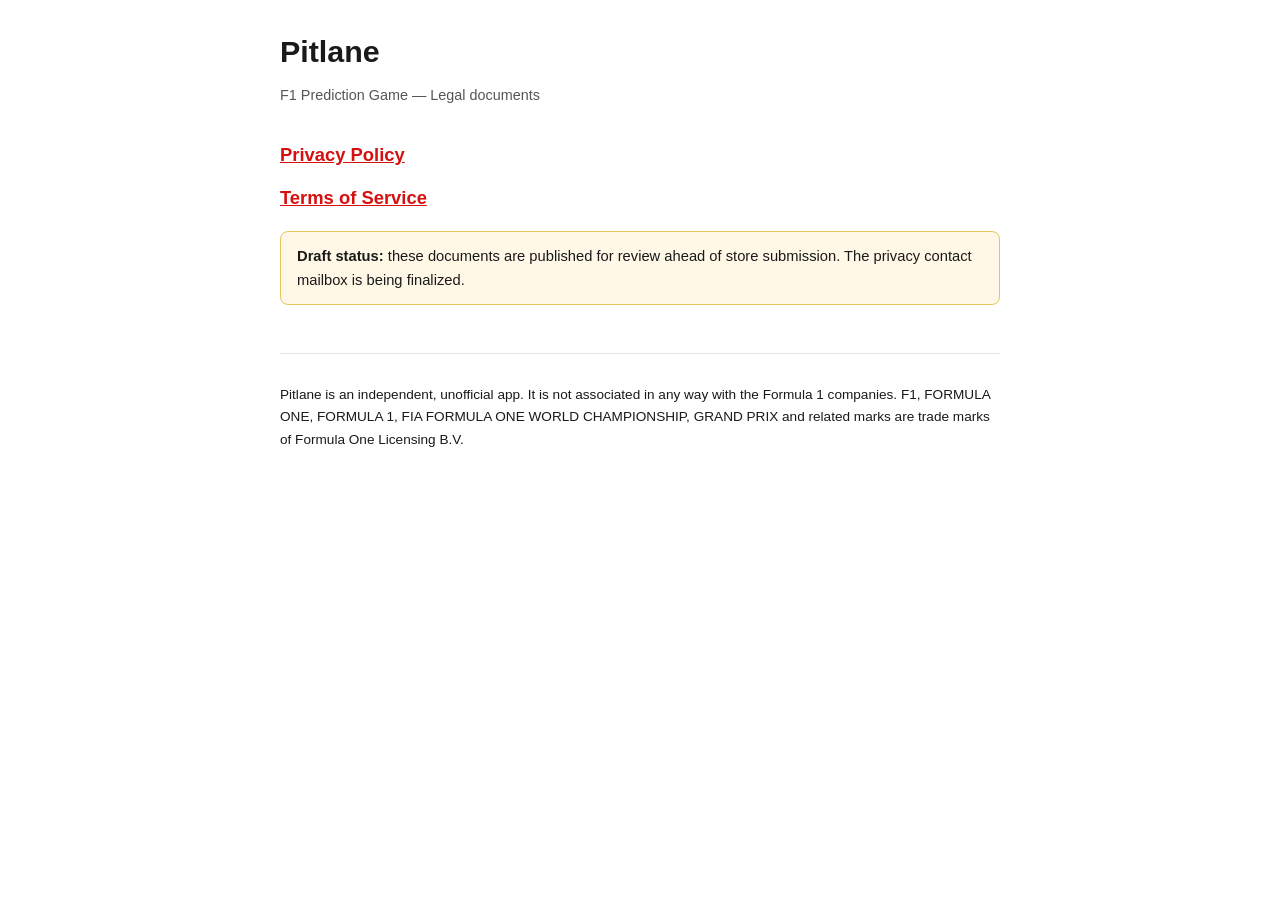
<file: index.html>
<!DOCTYPE html>
<html lang="en">
<head>
<meta charset="utf-8">
<meta name="viewport" content="width=device-width, initial-scale=1">
<meta name="color-scheme" content="light dark">
<title>Pitlane — Legal</title>
<link rel="stylesheet" href="style.css">
</head>
<body>
<h1>Pitlane</h1>
<p class="meta">F1 Prediction Game — Legal documents</p>

<ul class="home-links">
  <li><a href="privacy.html">Privacy Policy</a></li>
  <li><a href="terms.html">Terms of Service</a></li>
</ul>

<p class="note"><strong>Draft status:</strong> these documents are published for review ahead of store
submission. The privacy contact mailbox is being finalized.</p>

<div class="footer">
  <p>Pitlane is an independent, unofficial app. It is not associated in any way with the Formula 1
  companies. F1, FORMULA ONE, FORMULA 1, FIA FORMULA ONE WORLD CHAMPIONSHIP, GRAND PRIX and related marks
  are trade marks of Formula One Licensing B.V.</p>
</div>
</body>
</html>
</file>
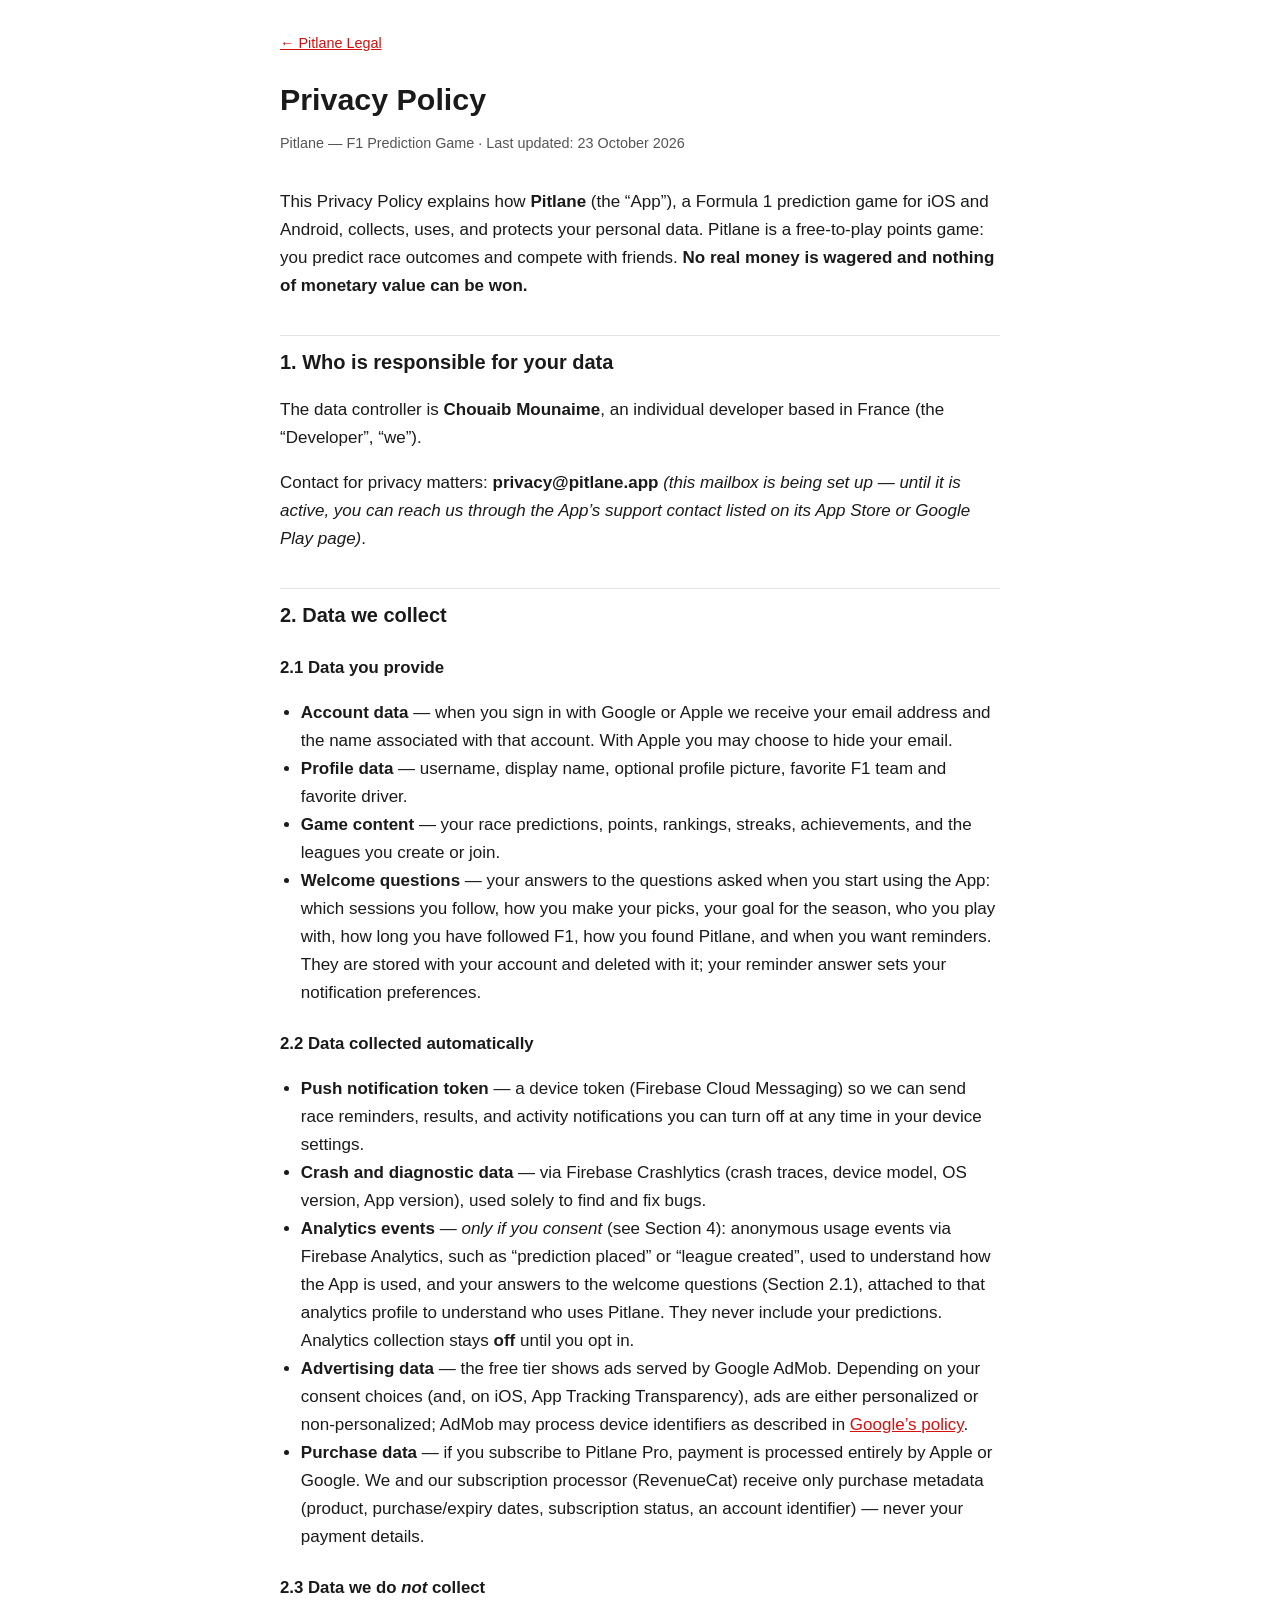
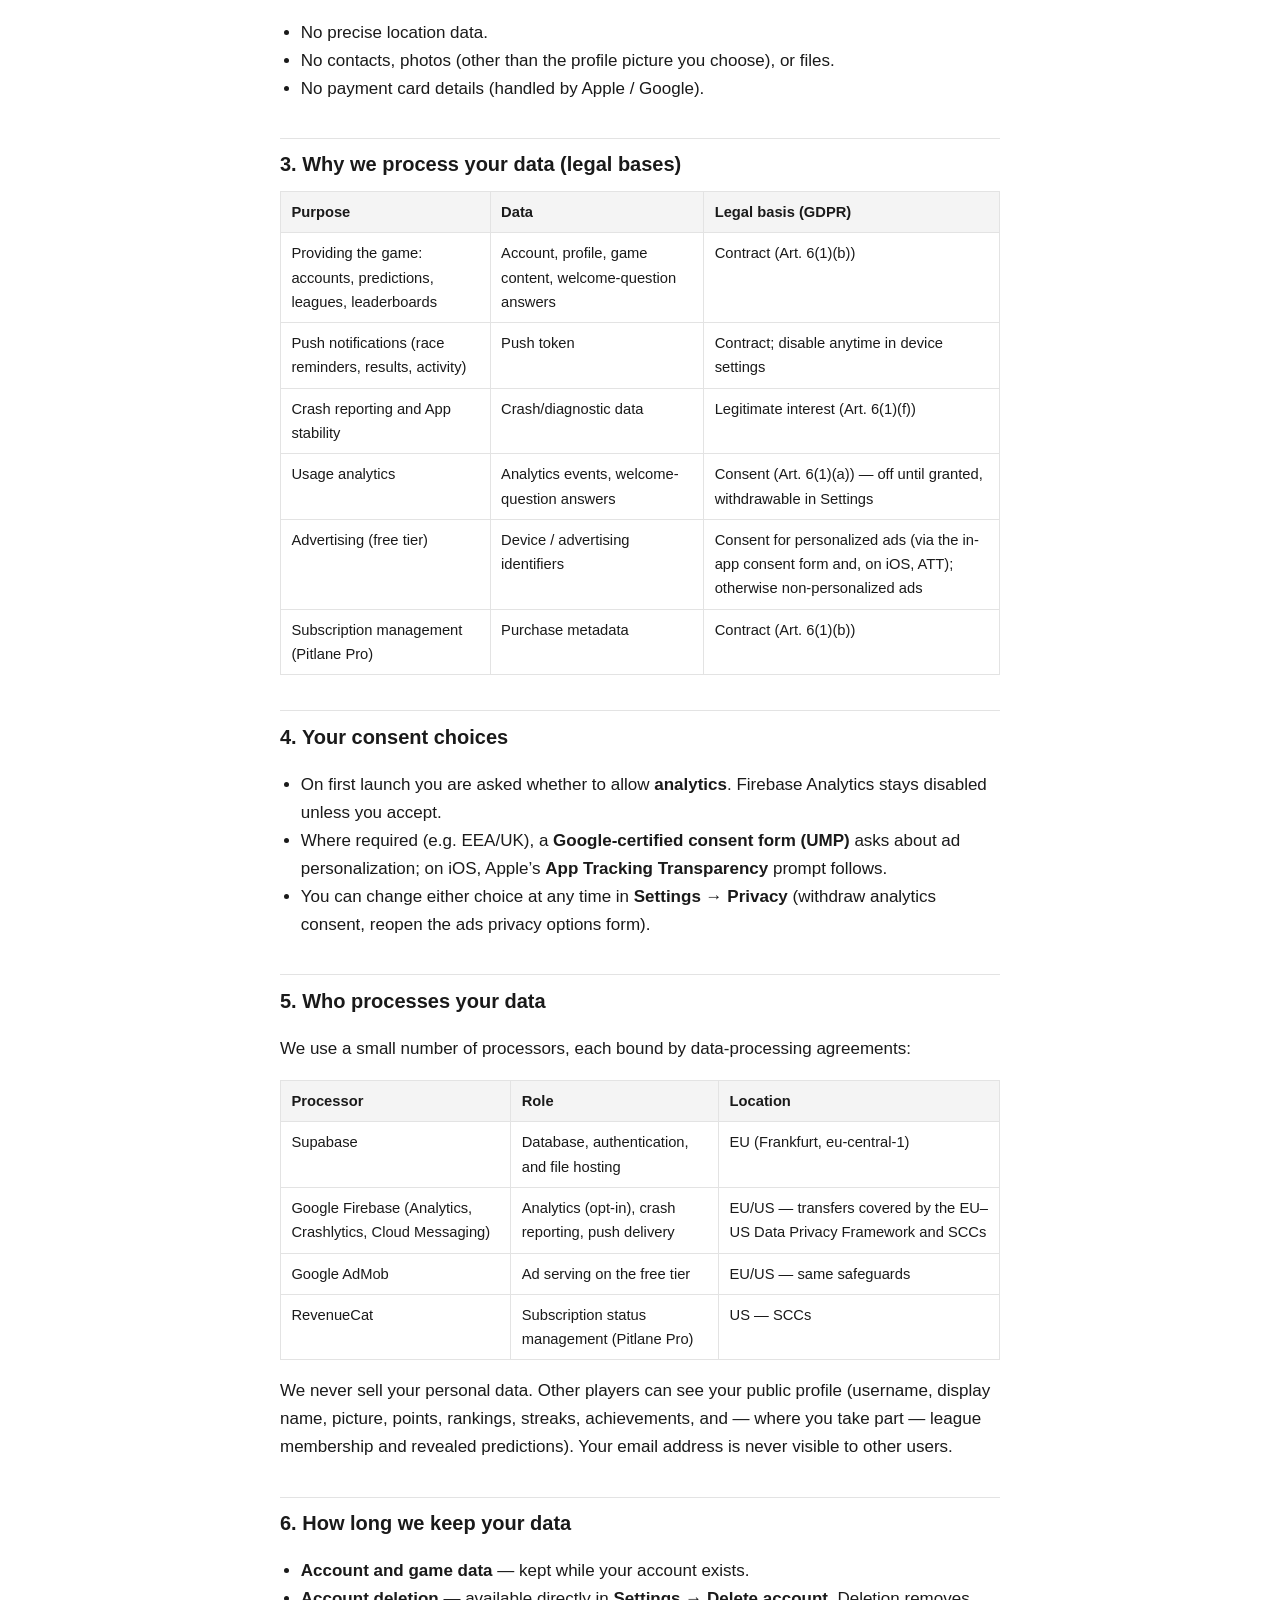
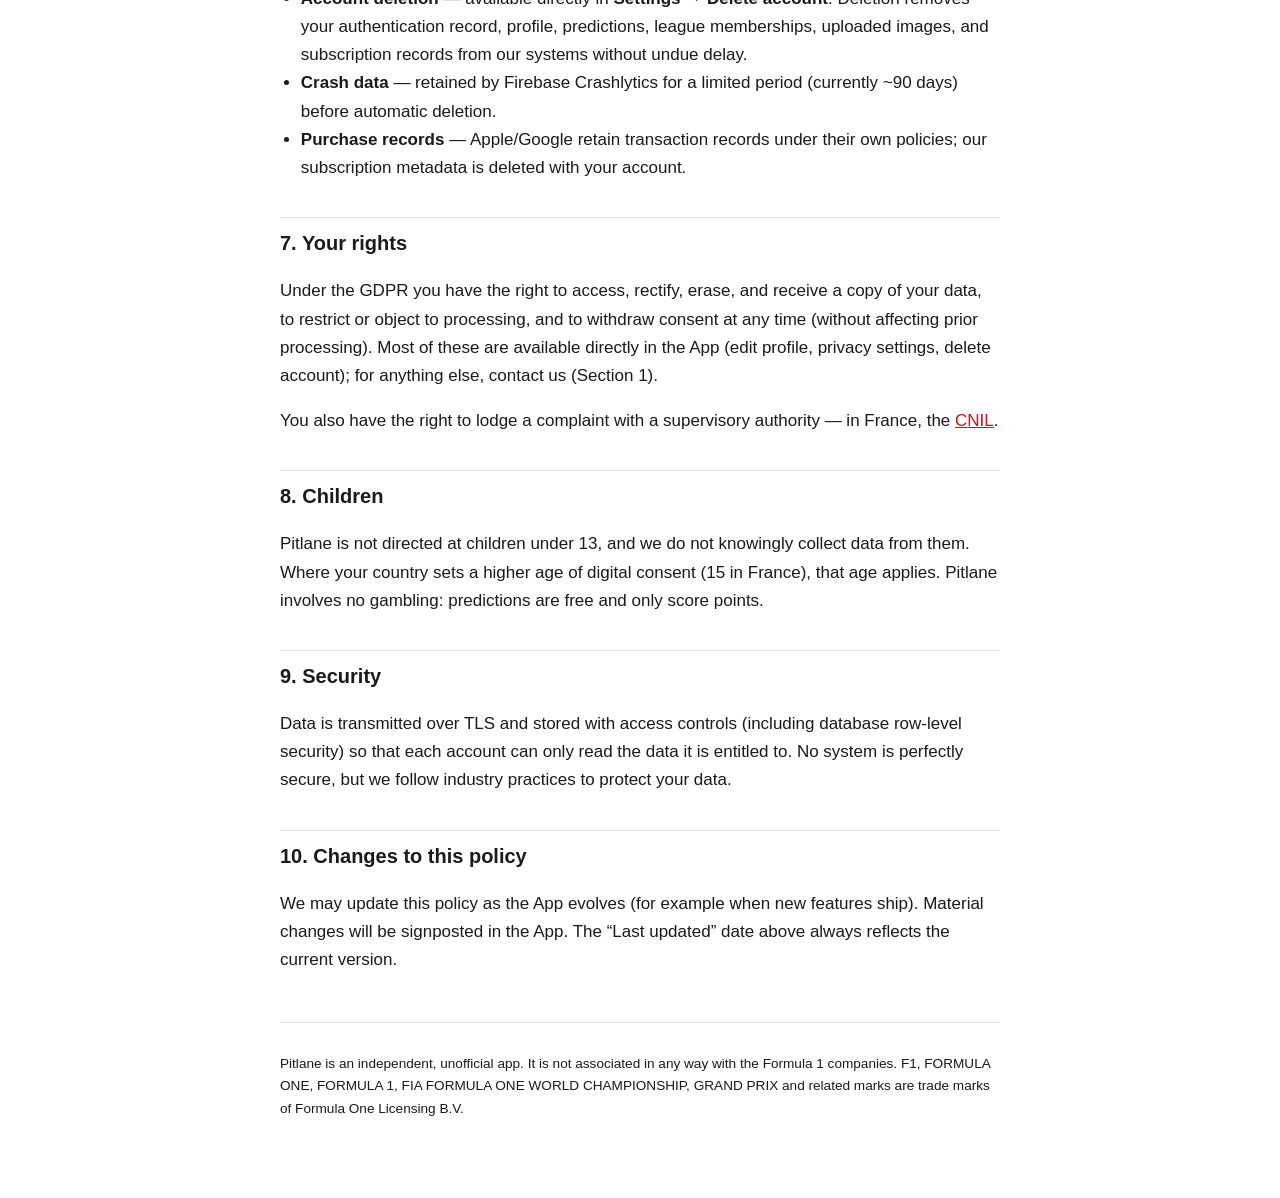
<file: privacy.html>
<!DOCTYPE html>
<html lang="en">
<head>
<meta charset="utf-8">
<meta name="viewport" content="width=device-width, initial-scale=1">
<meta name="color-scheme" content="light dark">
<title>Privacy Policy — Pitlane</title>
<link rel="stylesheet" href="style.css">
</head>
<body>
<nav class="crumbs"><a href="index.html">← Pitlane Legal</a></nav>

<h1>Privacy Policy</h1>
<p class="meta">Pitlane — F1 Prediction Game · Last updated: 23 October 2026</p>

<p>This Privacy Policy explains how <strong>Pitlane</strong> (the “App”), a Formula 1 prediction game for
iOS and Android, collects, uses, and protects your personal data. Pitlane is a free-to-play points game:
you predict race outcomes and compete with friends. <strong>No real money is wagered and nothing of
monetary value can be won.</strong></p>

<h2>1. Who is responsible for your data</h2>
<p>The data controller is <strong>Chouaib Mounaime</strong>, an individual developer based in France
(the “Developer”, “we”).</p>
<p>Contact for privacy matters: <strong>privacy@pitlane.app</strong>
<em>(this mailbox is being set up — until it is active, you can reach us through the App’s support
contact listed on its App Store or Google Play page)</em>.</p>

<h2>2. Data we collect</h2>
<h3>2.1 Data you provide</h3>
<ul>
  <li><strong>Account data</strong> — when you sign in with Google or Apple we receive your email address
      and the name associated with that account. With Apple you may choose to hide your email.</li>
  <li><strong>Profile data</strong> — username, display name, optional profile picture, favorite F1 team
      and favorite driver.</li>
  <li><strong>Game content</strong> — your race predictions, points, rankings, streaks, achievements, and
      the leagues you create or join.</li>
  <li><strong>Welcome questions</strong> — your answers to the questions asked when you start using the
      App: which sessions you follow, how you make your picks, your goal for the season, who you play
      with, how long you have followed F1, how you found Pitlane, and when you want reminders. They are
      stored with your account and deleted with it; your reminder answer sets your notification
      preferences.</li>
</ul>

<h3>2.2 Data collected automatically</h3>
<ul>
  <li><strong>Push notification token</strong> — a device token (Firebase Cloud Messaging) so we can send
      race reminders, results, and activity notifications you can turn off at any time in your device
      settings.</li>
  <li><strong>Crash and diagnostic data</strong> — via Firebase Crashlytics (crash traces, device model,
      OS version, App version), used solely to find and fix bugs.</li>
  <li><strong>Analytics events</strong> — <em>only if you consent</em> (see Section 4): anonymous usage
      events via Firebase Analytics, such as “prediction placed” or “league created”, used to understand
      how the App is used, and your answers to the welcome questions (Section 2.1), attached to that
      analytics profile to understand who uses Pitlane. They never include your predictions. Analytics
      collection stays <strong>off</strong> until you opt in.</li>
  <li><strong>Advertising data</strong> — the free tier shows ads served by Google AdMob. Depending on
      your consent choices (and, on iOS, App Tracking Transparency), ads are either personalized or
      non-personalized; AdMob may process device identifiers as described in
      <a href="https://policies.google.com/technologies/partner-sites" rel="noopener">Google’s policy</a>.</li>
  <li><strong>Purchase data</strong> — if you subscribe to Pitlane Pro, payment is processed entirely by
      Apple or Google. We and our subscription processor (RevenueCat) receive only purchase metadata
      (product, purchase/expiry dates, subscription status, an account identifier) — never your payment
      details.</li>
</ul>

<h3>2.3 Data we do <em>not</em> collect</h3>
<ul>
  <li>No precise location data.</li>
  <li>No contacts, photos (other than the profile picture you choose), or files.</li>
  <li>No payment card details (handled by Apple / Google).</li>
</ul>

<h2>3. Why we process your data (legal bases)</h2>
<table>
  <tr><th>Purpose</th><th>Data</th><th>Legal basis (GDPR)</th></tr>
  <tr><td>Providing the game: accounts, predictions, leagues, leaderboards</td>
      <td>Account, profile, game content, welcome-question answers</td>
      <td>Contract (Art. 6(1)(b))</td></tr>
  <tr><td>Push notifications (race reminders, results, activity)</td>
      <td>Push token</td>
      <td>Contract; disable anytime in device settings</td></tr>
  <tr><td>Crash reporting and App stability</td>
      <td>Crash/diagnostic data</td>
      <td>Legitimate interest (Art. 6(1)(f))</td></tr>
  <tr><td>Usage analytics</td>
      <td>Analytics events, welcome-question answers</td>
      <td>Consent (Art. 6(1)(a)) — off until granted, withdrawable in Settings</td></tr>
  <tr><td>Advertising (free tier)</td>
      <td>Device / advertising identifiers</td>
      <td>Consent for personalized ads (via the in-app consent form and, on iOS, ATT); otherwise
          non-personalized ads</td></tr>
  <tr><td>Subscription management (Pitlane Pro)</td>
      <td>Purchase metadata</td>
      <td>Contract (Art. 6(1)(b))</td></tr>
</table>

<h2>4. Your consent choices</h2>
<ul>
  <li>On first launch you are asked whether to allow <strong>analytics</strong>. Firebase Analytics stays
      disabled unless you accept.</li>
  <li>Where required (e.g. EEA/UK), a <strong>Google-certified consent form (UMP)</strong> asks about ad
      personalization; on iOS, Apple’s <strong>App Tracking Transparency</strong> prompt follows.</li>
  <li>You can change either choice at any time in <strong>Settings → Privacy</strong> (withdraw analytics
      consent, reopen the ads privacy options form).</li>
</ul>

<h2>5. Who processes your data</h2>
<p>We use a small number of processors, each bound by data-processing agreements:</p>
<table>
  <tr><th>Processor</th><th>Role</th><th>Location</th></tr>
  <tr><td>Supabase</td><td>Database, authentication, and file hosting</td>
      <td>EU (Frankfurt, eu-central-1)</td></tr>
  <tr><td>Google Firebase (Analytics, Crashlytics, Cloud Messaging)</td>
      <td>Analytics (opt-in), crash reporting, push delivery</td>
      <td>EU/US — transfers covered by the EU–US Data Privacy Framework and SCCs</td></tr>
  <tr><td>Google AdMob</td><td>Ad serving on the free tier</td>
      <td>EU/US — same safeguards</td></tr>
  <tr><td>RevenueCat</td><td>Subscription status management (Pitlane Pro)</td>
      <td>US — SCCs</td></tr>
</table>
<p>We never sell your personal data. Other players can see your public profile (username, display name,
picture, points, rankings, streaks, achievements, and — where you take part — league membership and
revealed predictions). Your email address is never visible to other users.</p>

<h2>6. How long we keep your data</h2>
<ul>
  <li><strong>Account and game data</strong> — kept while your account exists.</li>
  <li><strong>Account deletion</strong> — available directly in <strong>Settings → Delete account</strong>.
      Deletion removes your authentication record, profile, predictions, league memberships, uploaded
      images, and subscription records from our systems without undue delay.</li>
  <li><strong>Crash data</strong> — retained by Firebase Crashlytics for a limited period (currently ~90
      days) before automatic deletion.</li>
  <li><strong>Purchase records</strong> — Apple/Google retain transaction records under their own
      policies; our subscription metadata is deleted with your account.</li>
</ul>

<h2>7. Your rights</h2>
<p>Under the GDPR you have the right to access, rectify, erase, and receive a copy of your data, to
restrict or object to processing, and to withdraw consent at any time (without affecting prior
processing). Most of these are available directly in the App (edit profile, privacy settings, delete
account); for anything else, contact us (Section 1).</p>
<p>You also have the right to lodge a complaint with a supervisory authority — in France, the
<a href="https://www.cnil.fr" rel="noopener">CNIL</a>.</p>

<h2>8. Children</h2>
<p>Pitlane is not directed at children under 13, and we do not knowingly collect data from them. Where
your country sets a higher age of digital consent (15 in France), that age applies. Pitlane involves no
gambling: predictions are free and only score points.</p>

<h2>9. Security</h2>
<p>Data is transmitted over TLS and stored with access controls (including database row-level security)
so that each account can only read the data it is entitled to. No system is perfectly secure, but we
follow industry practices to protect your data.</p>

<h2>10. Changes to this policy</h2>
<p>We may update this policy as the App evolves (for example when new features ship). Material changes
will be signposted in the App. The “Last updated” date above always reflects the current version.</p>

<div class="footer">
  <p>Pitlane is an independent, unofficial app. It is not associated in any way with the Formula 1
  companies. F1, FORMULA ONE, FORMULA 1, FIA FORMULA ONE WORLD CHAMPIONSHIP, GRAND PRIX and related marks
  are trade marks of Formula One Licensing B.V.</p>
</div>
</body>
</html>
</file>
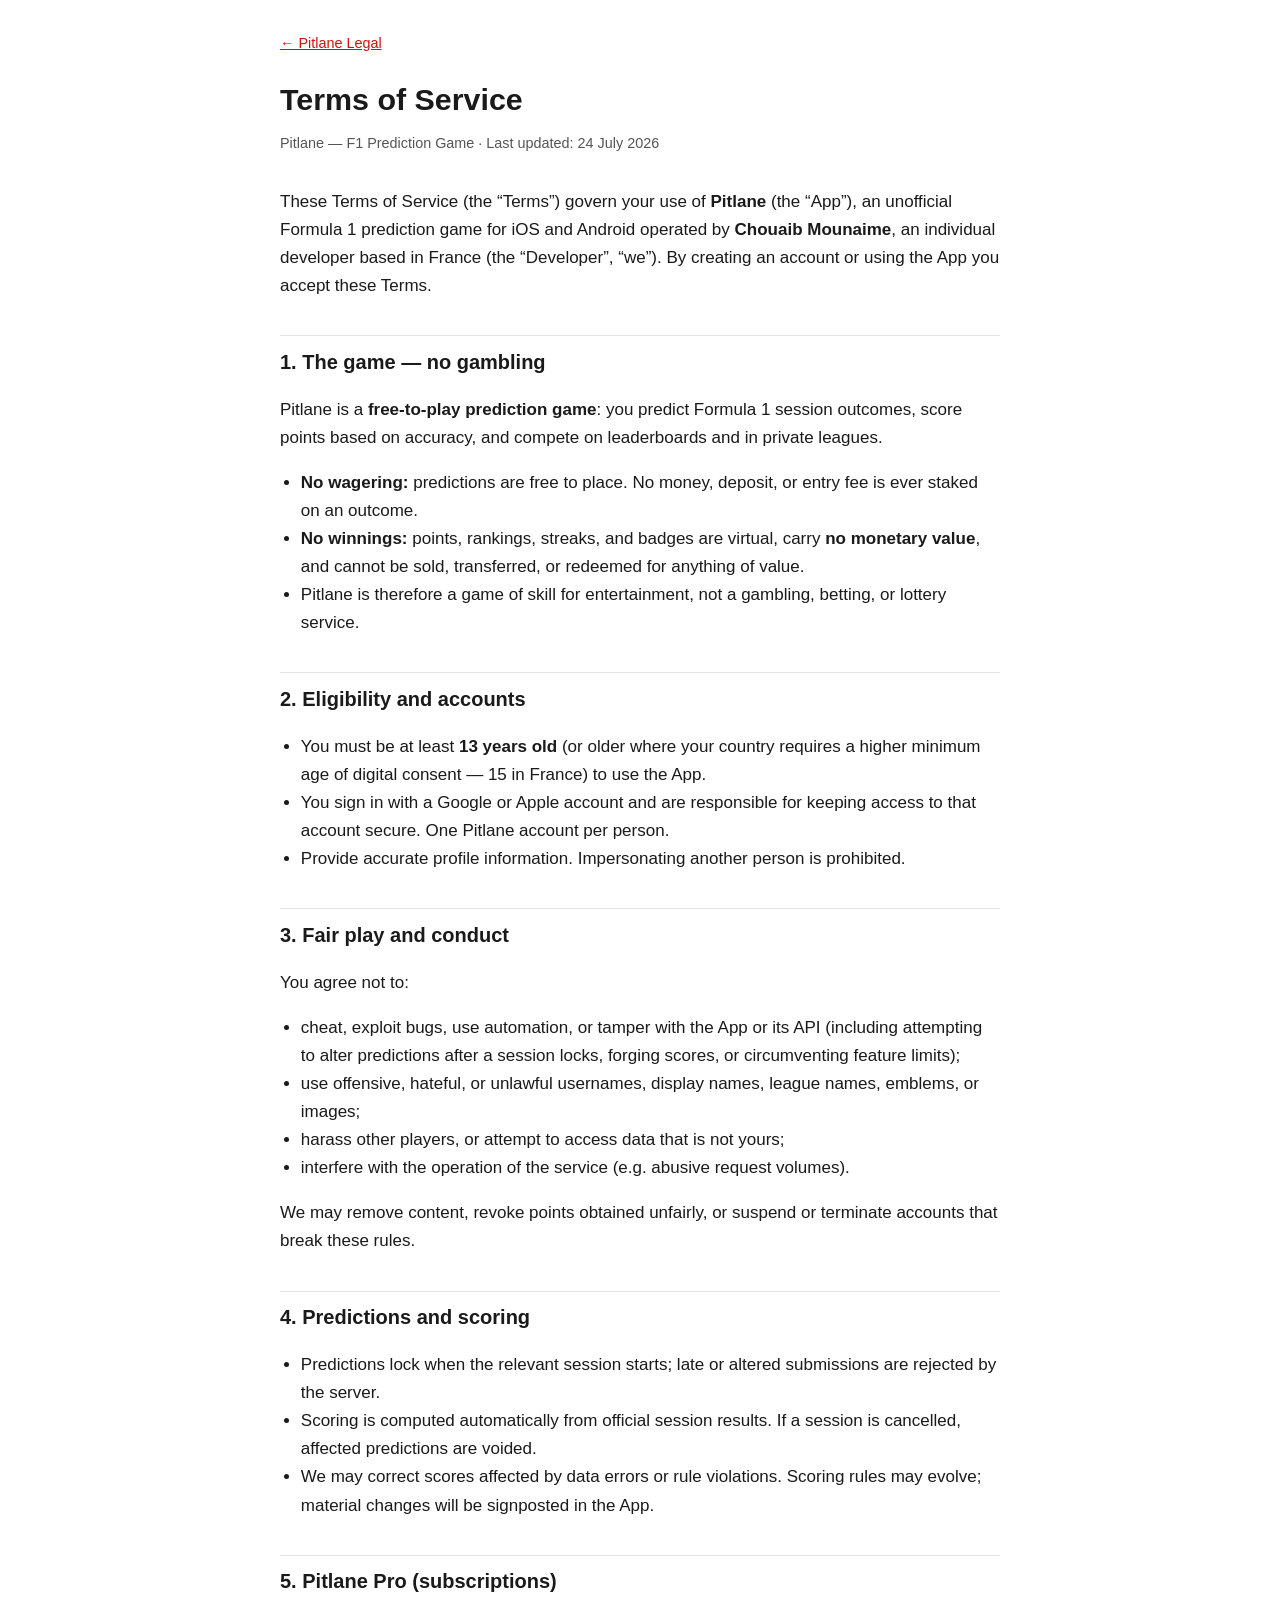
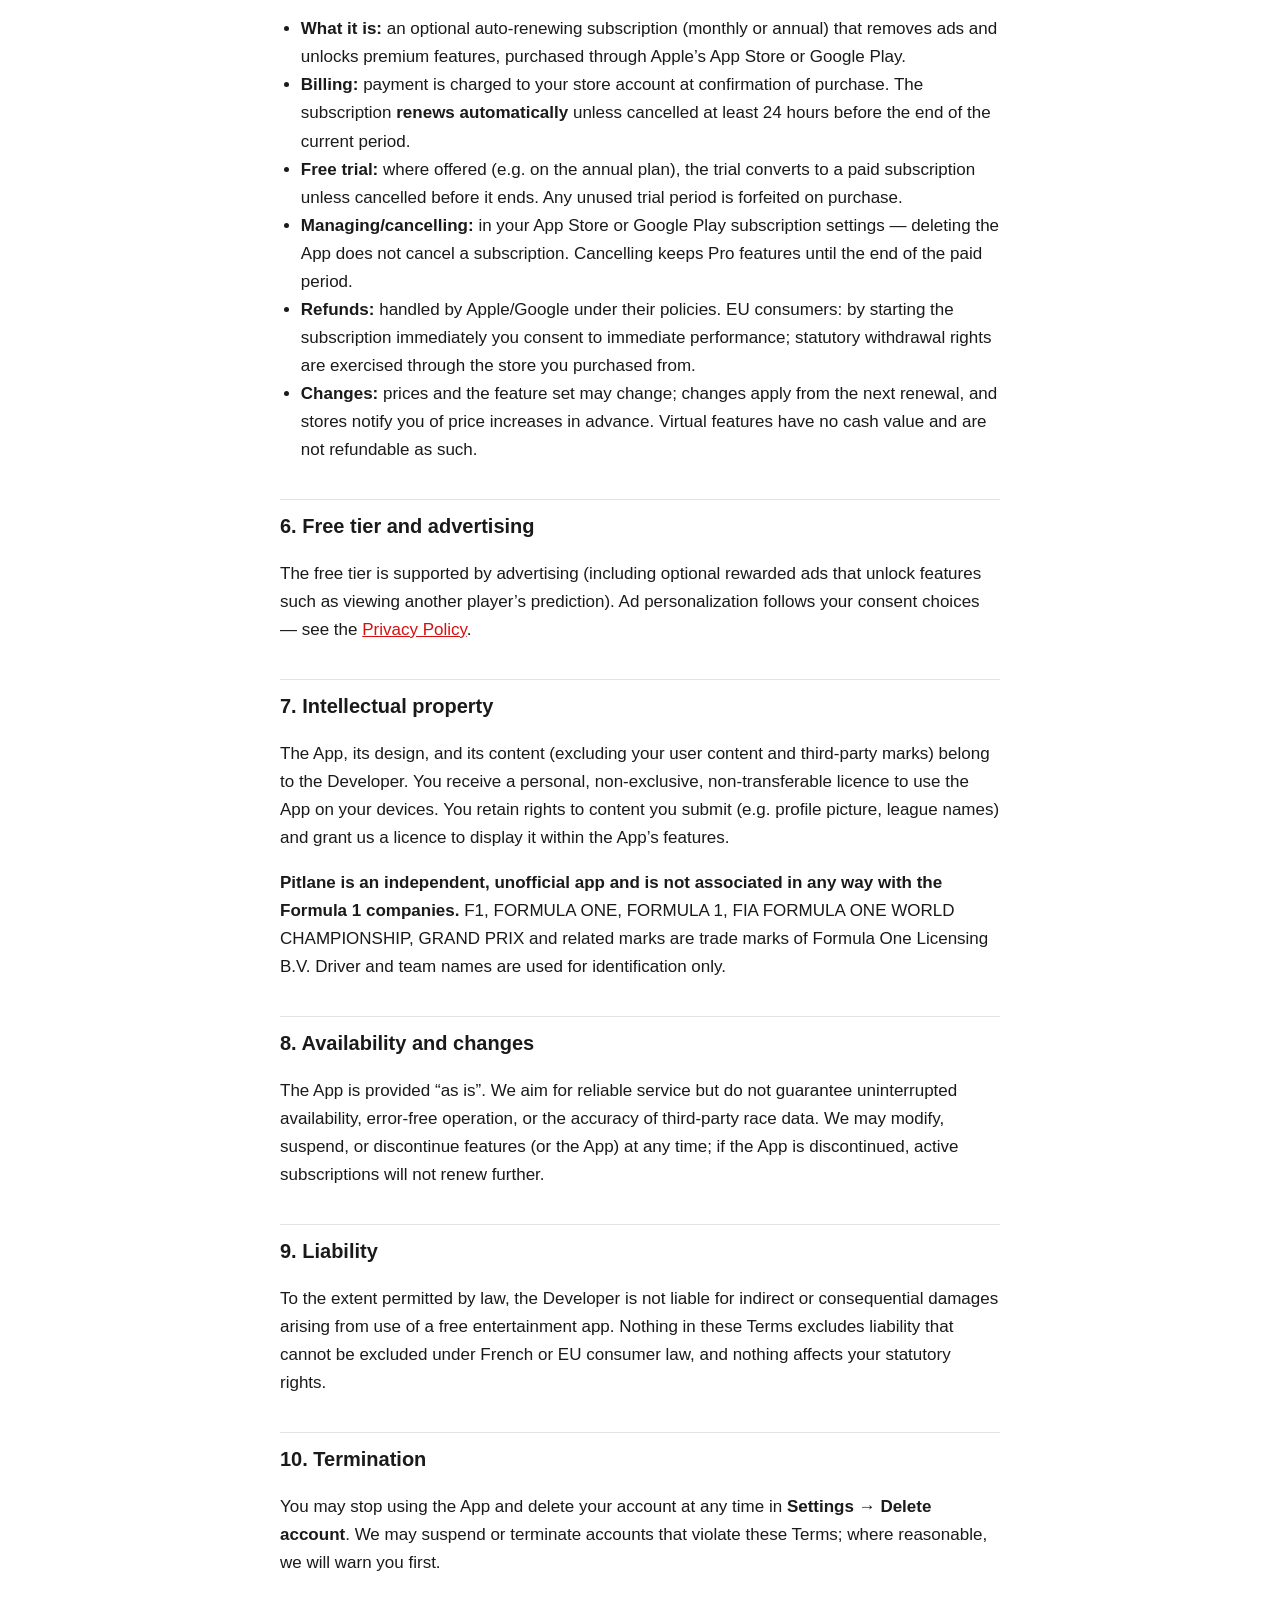
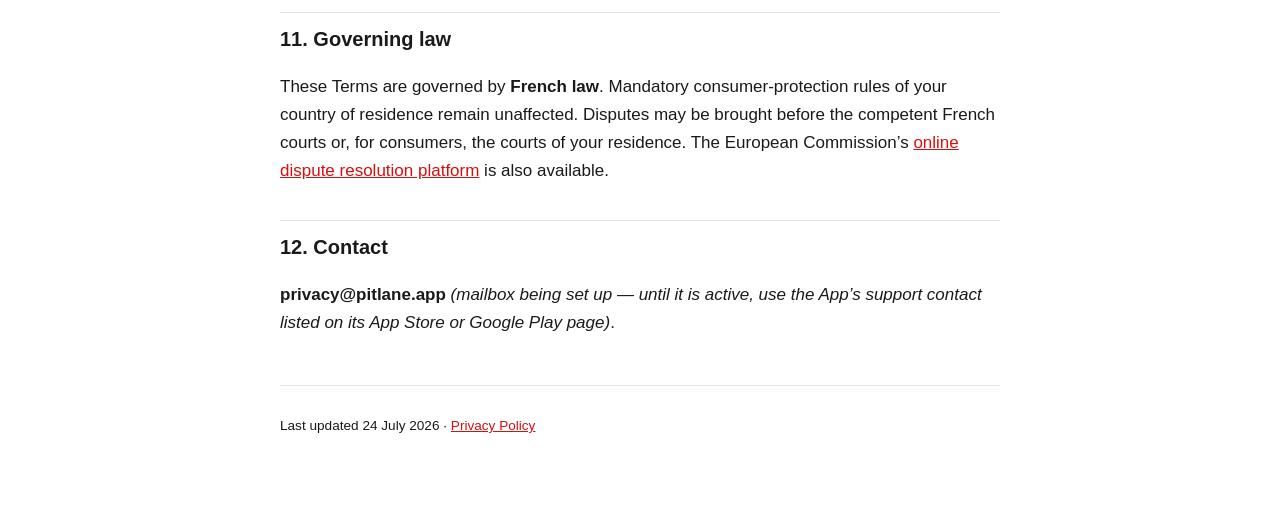
<file: terms.html>
<!DOCTYPE html>
<html lang="en">
<head>
<meta charset="utf-8">
<meta name="viewport" content="width=device-width, initial-scale=1">
<meta name="color-scheme" content="light dark">
<title>Terms of Service — Pitlane</title>
<link rel="stylesheet" href="style.css">
</head>
<body>
<nav class="crumbs"><a href="index.html">← Pitlane Legal</a></nav>

<h1>Terms of Service</h1>
<p class="meta">Pitlane — F1 Prediction Game · Last updated: 24 July 2026</p>

<p>These Terms of Service (the “Terms”) govern your use of <strong>Pitlane</strong> (the “App”), an
unofficial Formula 1 prediction game for iOS and Android operated by <strong>Chouaib Mounaime</strong>,
an individual developer based in France (the “Developer”, “we”). By creating an account or using the
App you accept these Terms.</p>

<h2>1. The game — no gambling</h2>
<p>Pitlane is a <strong>free-to-play prediction game</strong>: you predict Formula 1 session outcomes,
score points based on accuracy, and compete on leaderboards and in private leagues.</p>
<ul>
  <li><strong>No wagering:</strong> predictions are free to place. No money, deposit, or entry fee is ever
      staked on an outcome.</li>
  <li><strong>No winnings:</strong> points, rankings, streaks, and badges are virtual, carry
      <strong>no monetary value</strong>, and cannot be sold, transferred, or redeemed for anything of
      value.</li>
  <li>Pitlane is therefore a game of skill for entertainment, not a gambling, betting, or lottery
      service.</li>
</ul>

<h2>2. Eligibility and accounts</h2>
<ul>
  <li>You must be at least <strong>13 years old</strong> (or older where your country requires a higher
      minimum age of digital consent — 15 in France) to use the App.</li>
  <li>You sign in with a Google or Apple account and are responsible for keeping access to that account
      secure. One Pitlane account per person.</li>
  <li>Provide accurate profile information. Impersonating another person is prohibited.</li>
</ul>

<h2>3. Fair play and conduct</h2>
<p>You agree not to:</p>
<ul>
  <li>cheat, exploit bugs, use automation, or tamper with the App or its API (including attempting to
      alter predictions after a session locks, forging scores, or circumventing feature limits);</li>
  <li>use offensive, hateful, or unlawful usernames, display names, league names, emblems, or images;</li>
  <li>harass other players, or attempt to access data that is not yours;</li>
  <li>interfere with the operation of the service (e.g. abusive request volumes).</li>
</ul>
<p>We may remove content, revoke points obtained unfairly, or suspend or terminate accounts that break
these rules.</p>

<h2>4. Predictions and scoring</h2>
<ul>
  <li>Predictions lock when the relevant session starts; late or altered submissions are rejected by the
      server.</li>
  <li>Scoring is computed automatically from official session results. If a session is cancelled,
      affected predictions are voided.</li>
  <li>We may correct scores affected by data errors or rule violations. Scoring rules may evolve;
      material changes will be signposted in the App.</li>
</ul>

<h2>5. Pitlane Pro (subscriptions)</h2>
<ul>
  <li><strong>What it is:</strong> an optional auto-renewing subscription (monthly or annual) that removes
      ads and unlocks premium features, purchased through Apple’s App Store or Google Play.</li>
  <li><strong>Billing:</strong> payment is charged to your store account at confirmation of purchase. The
      subscription <strong>renews automatically</strong> unless cancelled at least 24 hours before the end
      of the current period.</li>
  <li><strong>Free trial:</strong> where offered (e.g. on the annual plan), the trial converts to a paid
      subscription unless cancelled before it ends. Any unused trial period is forfeited on purchase.</li>
  <li><strong>Managing/cancelling:</strong> in your App Store or Google Play subscription settings —
      deleting the App does not cancel a subscription. Cancelling keeps Pro features until the end of the
      paid period.</li>
  <li><strong>Refunds:</strong> handled by Apple/Google under their policies. EU consumers: by starting
      the subscription immediately you consent to immediate performance; statutory withdrawal rights are
      exercised through the store you purchased from.</li>
  <li><strong>Changes:</strong> prices and the feature set may change; changes apply from the next
      renewal, and stores notify you of price increases in advance. Virtual features have no cash value
      and are not refundable as such.</li>
</ul>

<h2>6. Free tier and advertising</h2>
<p>The free tier is supported by advertising (including optional rewarded ads that unlock features such
as viewing another player’s prediction). Ad personalization follows your consent choices — see the
<a href="privacy.html">Privacy Policy</a>.</p>

<h2>7. Intellectual property</h2>
<p>The App, its design, and its content (excluding your user content and third-party marks) belong to the
Developer. You receive a personal, non-exclusive, non-transferable licence to use the App on your
devices. You retain rights to content you submit (e.g. profile picture, league names) and grant us a
licence to display it within the App’s features.</p>
<p><strong>Pitlane is an independent, unofficial app and is not associated in any way with the Formula 1
companies.</strong> F1, FORMULA ONE, FORMULA 1, FIA FORMULA ONE WORLD CHAMPIONSHIP, GRAND PRIX and
related marks are trade marks of Formula One Licensing B.V. Driver and team names are used for
identification only.</p>

<h2>8. Availability and changes</h2>
<p>The App is provided “as is”. We aim for reliable service but do not guarantee uninterrupted
availability, error-free operation, or the accuracy of third-party race data. We may modify, suspend, or
discontinue features (or the App) at any time; if the App is discontinued, active subscriptions will not
renew further.</p>

<h2>9. Liability</h2>
<p>To the extent permitted by law, the Developer is not liable for indirect or consequential damages
arising from use of a free entertainment app. Nothing in these Terms excludes liability that cannot be
excluded under French or EU consumer law, and nothing affects your statutory rights.</p>

<h2>10. Termination</h2>
<p>You may stop using the App and delete your account at any time in <strong>Settings → Delete
account</strong>. We may suspend or terminate accounts that violate these Terms; where reasonable, we
will warn you first.</p>

<h2>11. Governing law</h2>
<p>These Terms are governed by <strong>French law</strong>. Mandatory consumer-protection rules of your
country of residence remain unaffected. Disputes may be brought before the competent French courts or,
for consumers, the courts of your residence. The European Commission’s
<a href="https://ec.europa.eu/consumers/odr" rel="noopener">online dispute resolution platform</a> is
also available.</p>

<h2>12. Contact</h2>
<p><strong>privacy@pitlane.app</strong> <em>(mailbox being set up — until it is active, use the App’s
support contact listed on its App Store or Google Play page)</em>.</p>

<div class="footer">
  <p>Last updated 24 July 2026 · <a href="privacy.html">Privacy Policy</a></p>
</div>
</body>
</html>
</file>
<file: style.css>
:root {
  --bg: #ffffff;
  --fg: #1a1a1a;
  --muted: #555;
  --accent: #d60f0f;
  --border: #e3e3e3;
  --note-bg: #fff8e6;
  --note-border: #e6c35c;
}
@media (prefers-color-scheme: dark) {
  :root {
    --bg: #121212;
    --fg: #eaeaea;
    --muted: #a0a0a0;
    --accent: #ff4d4d;
    --border: #2c2c2c;
    --note-bg: #2a2413;
    --note-border: #8a7433;
  }
}
* { box-sizing: border-box; }
body {
  margin: 0 auto;
  padding: 2rem 1.25rem 4rem;
  max-width: 760px;
  background: var(--bg);
  color: var(--fg);
  font-family: -apple-system, BlinkMacSystemFont, "Segoe UI", Roboto, Helvetica, Arial, sans-serif;
  line-height: 1.65;
  font-size: 17px;
}
h1 { font-size: 1.9rem; line-height: 1.25; margin: 0 0 0.25rem; }
h2 { font-size: 1.25rem; margin: 2.2rem 0 0.6rem; padding-top: 0.6rem; border-top: 1px solid var(--border); }
h3 { font-size: 1.05rem; margin: 1.4rem 0 0.4rem; }
p, li { color: var(--fg); }
.meta { color: var(--muted); font-size: 0.9rem; margin-bottom: 2rem; }
a { color: var(--accent); }
table { border-collapse: collapse; width: 100%; font-size: 0.92rem; display: block; overflow-x: auto; }
th, td { border: 1px solid var(--border); padding: 0.5rem 0.65rem; text-align: left; vertical-align: top; }
th { background: color-mix(in srgb, var(--border) 40%, transparent); }
.note {
  background: var(--note-bg);
  border: 1px solid var(--note-border);
  border-radius: 8px;
  padding: 0.75rem 1rem;
  font-size: 0.92rem;
}
.footer { margin-top: 3rem; padding-top: 1rem; border-top: 1px solid var(--border); color: var(--muted); font-size: 0.85rem; }
nav.crumbs { font-size: 0.9rem; margin-bottom: 1.5rem; }
ul { padding-left: 1.3rem; }
.home-links { list-style: none; padding: 0; }
.home-links li { margin: 0.8rem 0; }
.home-links a { font-size: 1.15rem; font-weight: 600; }
</file>
